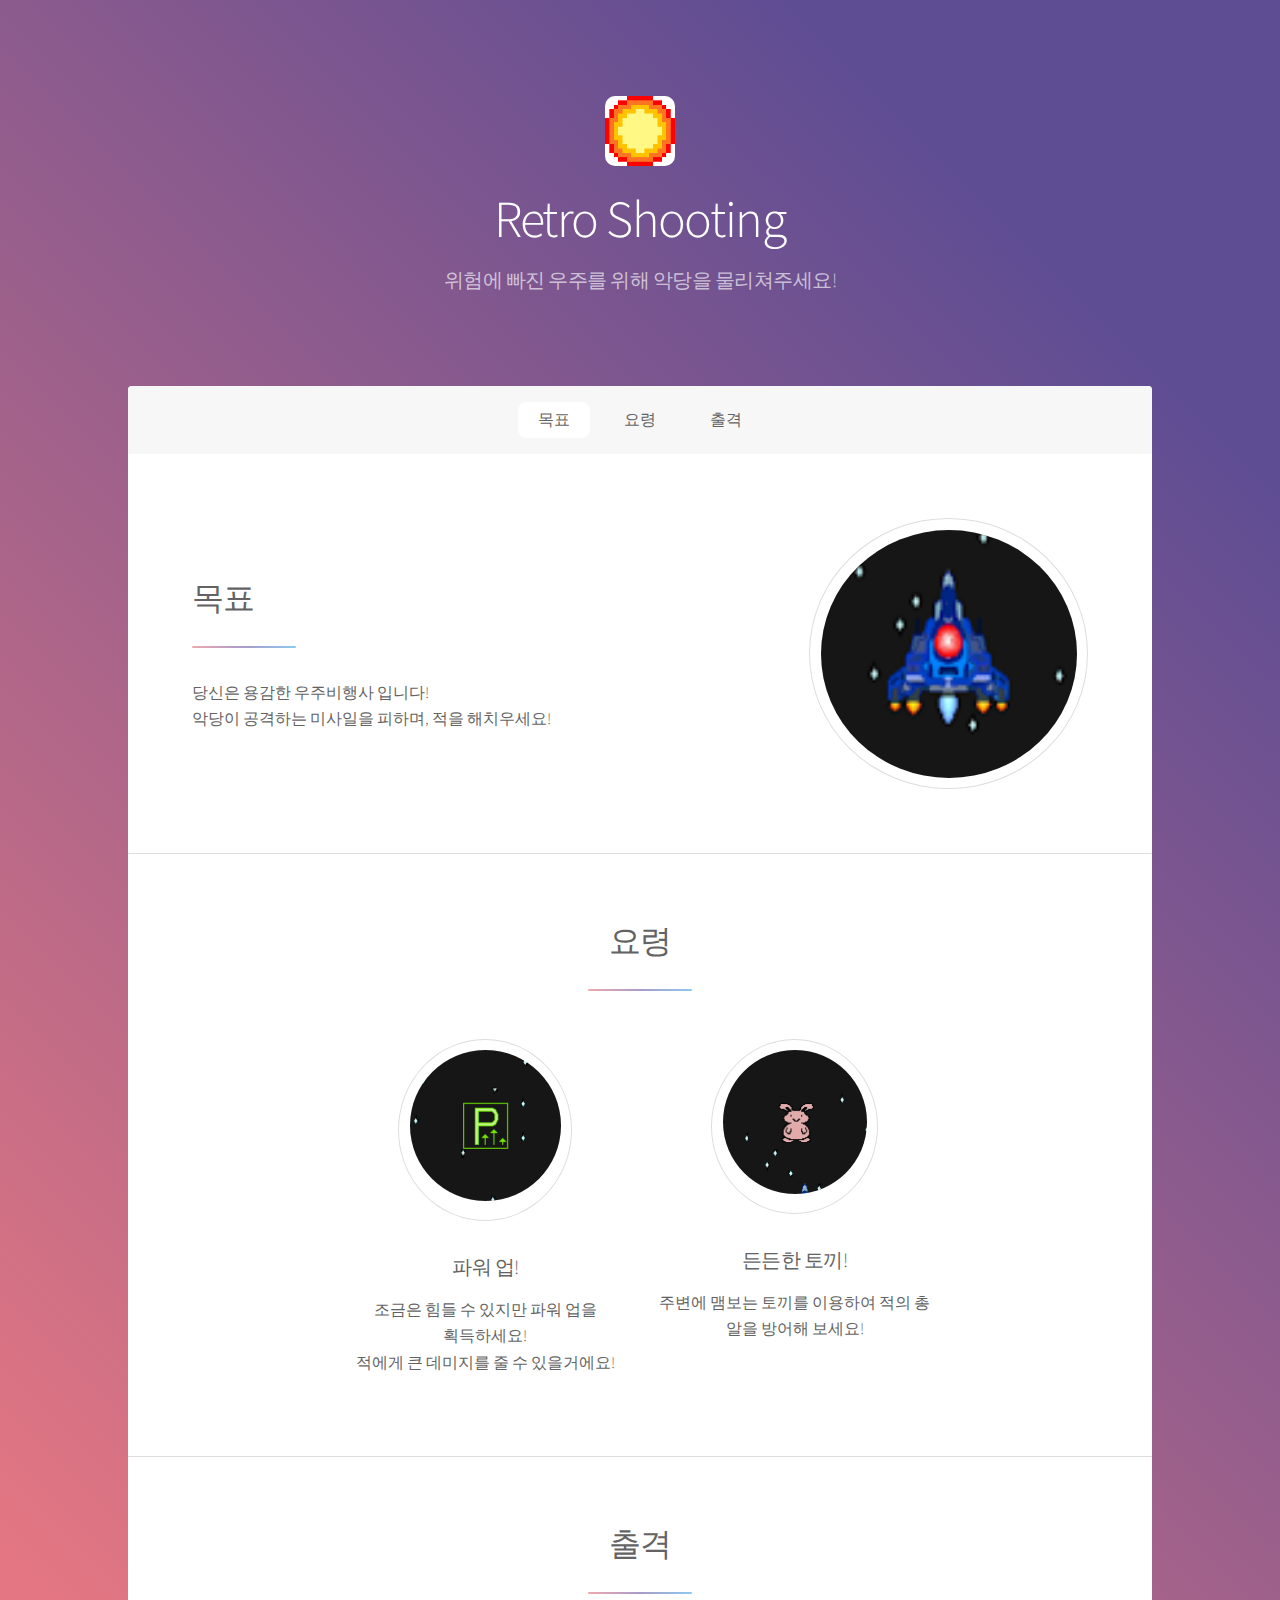
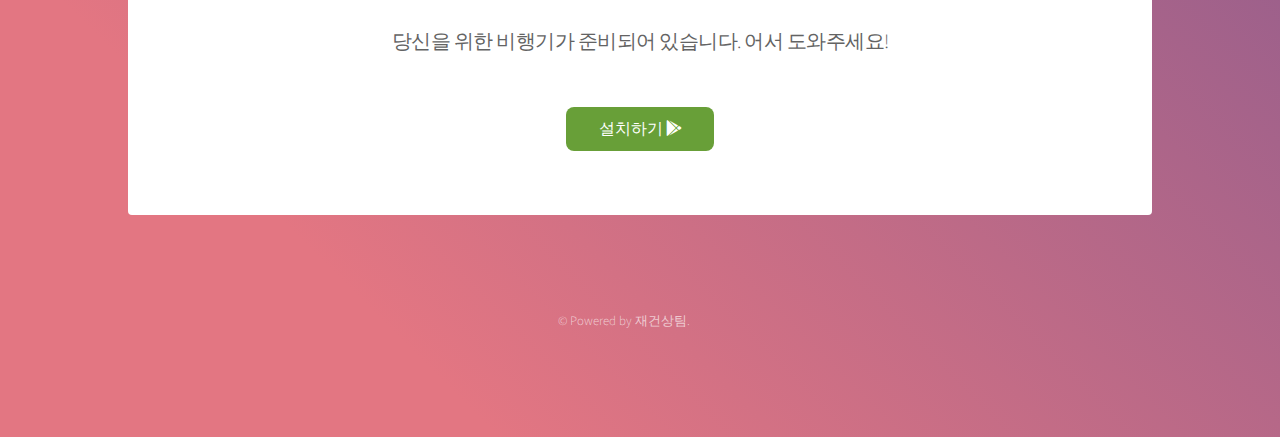
<file: index2.html>
<!DOCTYPE HTML>

<html>
	<head>
		<title>Retro Shooting</title>
		<meta charset="utf-8" />
		<meta name="viewport" content="width=device-width, initial-scale=1, user-scalable=no" />
    <link rel="icon" href="./images2/fa.PNG">
		<link rel="stylesheet" href="assets2/css/main.css" />
		<noscript><link rel="stylesheet" href="assets2/css/noscript.css" /></noscript>
	</head>
	<body class="is-preload" oncontextmenu="return false" onselectstart="return false" ondragstart="return false">

		<!-- Wrapper -->
			<div id="wrapper">

				<!-- Header -->
					<header id="header" class="alt">
						<span class="logo" ><img style="
border-radius: 10px;
-moz-border-radius: 10px;
-khtml-border-radius: 10px;
-webkit-border-radius: 10px
width: 70px; height: 70px;
"src="images2/logo.png" alt="" /></span>
						<h1>
Retro Shooting</h1>
						<p>위험에 빠진 우주를 위해 악당을 물리쳐주세요!</p>
					</header>

				<!-- Nav -->
					<nav id="nav">
						<ul>
							<li><a href="#intro" class="active">목표</a></li>
							<li><a href="#first">요령</a></li>
							<li><a href="#cta">출격</a></li>
						</ul>
					</nav>

				<!-- Main -->
					<div id="main">

						<!-- Introduction -->
							<section id="intro" class="main">
								<div class="spotlight">
									<div class="content">
										<header class="major">
											<h2>목표</h2>
										</header>
										<p>당신은 용감한 우주비행사 입니다!<br>악당이 공격하는 미사일을 피하며, 적을 해치우세요!</p>
										
									</div>
									<span class="image"><img src="images2/캡처.PNG" alt="" /></span>
								</div>
							</section>

						<!-- First Section -->
							<section id="first" class="main special">
								<header class="major">
									<h2>요령</h2>
								</header>
								<ul class="features">
									
									<li>
										<span class="icon major style3"><img src="images2/그림1.png" alt="" /></span>
										<h3>파워 업!</h3>
										<p>조금은 힘들 수 있지만 파워 업을 <br>획득하세요!<br>적에게 큰 데미지를 줄 수 있을거에요!</p>
									</li>
									<li>
										<span class="icon major style5"><img src="images2/그림2.png" alt="" /></span>
										<h3>든든한 토끼!</h3>
										<p>주변에 맴보는 토끼를 이용하여 적의 총알을 방어해 보세요!</p>
									</li>
								</ul>
								<footer class="major">
									
								</footer>
							</section>

						

						<!-- Get Started -->
							<section id="cta" class="main special">
								<header class="major">
									<h2>출격</h2>
									<p>당신을 위한 비행기가 준비되어 있습니다. 어서 도와주세요!</p>
								</header>
								<footer class="major">
									<ul class="actions special">
										<li><a href="https://apkpure.com/retro-shooting/com.DefaultCompany.RetroShooting" class="button primary">설치하기 <i class="fab fa-google-play"></i></a></li>
									</ul>
								</footer>
							</section>

					</div>

				<!-- Footer -->
					<footer id="footer">
						
						
						<p class="copyright">&copy; Powered by 재건상팀</a>.</p>
					</footer>

			</div>

		<!-- Scripts -->
			<script src="assets2/js/jquery.min.js"></script>
			<script src="assets2/js/jquery.scrollex.min.js"></script>
			<script src="assets2/js/jquery.scrolly.min.js"></script>
			<script src="assets2/js/browser.min.js"></script>
			<script src="assets2/js/breakpoints.min.js"></script>
			<script src="assets2/js/util.js"></script>
			<script src="assets2/js/main.js"></script>

	</body>
</html>
</file>
<file: assets2/css/noscript.css>
/*
	Stellar by HTML5 UP
	html5up.net | @ajlkn
	Free for personal and commercial use under the CCA 3.0 license (html5up.net/license)
*/

/* Header */

	body.is-preload #header.alt > * {
		opacity: 1;
	}

	body.is-preload #header.alt .logo {
		-moz-transform: none;
		-webkit-transform: none;
		-ms-transform: none;
		transform: none;
	}
</file>
<file: assets2/css/main.css>
@import url(fontawesome-all.min.css);
@import 'https://fonts.googleapis.com/css?family=Source+Sans+Pro:300,400';



html, body, div, span, applet, object,
iframe, h1, h2, h3, h4, h5, h6, p, blockquote,
pre, a, abbr, acronym, address, big, cite,
code, del, dfn, em, img, ins, kbd, q, s, samp,
small, strike, strong, sub, sup, tt, var, b,
u, i, center, dl, dt, dd, ol, ul, li, fieldset,
form, label, legend, table, caption, tbody,
tfoot, thead, tr, th, td, article, aside,
canvas, details, embed, figure, figcaption,
footer, header, hgroup, menu, nav, output, ruby,
section, summary, time, mark, audio, video {
	margin: 0;
	padding: 0;
	border: 0;
	font-size: 100%;
	font: inherit;
	vertical-align: baseline;}

article, aside, details, figcaption, figure,
footer, header, hgroup, menu, nav, section {
	display: block;}

body {
	line-height: 1;
}

ol, ul {
	list-style: none;
}

blockquote, q {
	quotes: none;
}

	blockquote:before, blockquote:after, q:before, q:after {
		content: '';
		content: none;
	}

table {
	border-collapse: collapse;
	border-spacing: 0;
}

body {
	-webkit-text-size-adjust: none;
}

mark {
	background-color: transparent;
	color: inherit;
}

input::-moz-focus-inner {
	border: 0;
	padding: 0;
}

input, select, textarea {
	-moz-appearance: none;
	-webkit-appearance: none;
	-ms-appearance: none;
	appearance: none;
}

/* Basic */

	@-ms-viewport {
		width: device-width;
	}

	body {
		-ms-overflow-style: scrollbar;
	}

	@media screen and (max-width: 480px) {

		html, body {
			min-width: 320px;
		}

	}

	html {
		box-sizing: border-box;
	}

	*, *:before, *:after {
		box-sizing: inherit;
	}

	body {
		background-color: #935d8c;
		background-image: -moz-linear-gradient(45deg, #e37682 15%, #5f4d93 85%);
		background-image: -webkit-linear-gradient(45deg, #e37682 15%, #5f4d93 85%);
		background-image:  -ms-linear-gradient(45deg, #e37682 15%, #5f4d93 85%);
		background-image:  linear-gradient(45deg, #e37682 15%, #5f4d93 85%);
	}

		body.is-preload *, body.is-preload *:before, body.is-preload *:after {
			-moz-animation: none !important;
			-webkit-animation: none !important;
			-ms-animation: none !important;
			animation: none !important;
			-moz-transition: none !important;
			-webkit-transition: none !important;
			-ms-transition: none !important;
			transition: none !important;
		}

/* Type */

	body {
		background-color: #935d8c;
		color: rgba(255, 255, 255, 0.65);
	}

	body, input, select, textarea {
		font-family: "Source Sans Pro", Helvetica, sans-serif;
		font-size: 17pt;
		font-weight: 300;
		line-height: 1.65;
	}

		@media screen and (max-width: 1680px) {

			body, input, select, textarea {
				font-size: 14pt;
			}

		}

		@media screen and (max-width: 1280px) {

			body, input, select, textarea {
				font-size: 12pt;
			}

		}

		@media screen and (max-width: 360px) {

			body, input, select, textarea {
				font-size: 11pt;
			}

		}

	a {
		-moz-transition: color 0.2s ease, border-bottom 0.2s ease;
		-webkit-transition: color 0.2s ease, border-bottom 0.2s ease;
		-ms-transition: color 0.2s ease, border-bottom 0.2s ease;
		transition: color 0.2s ease, border-bottom 0.2s ease;
		text-decoration: none;
		border-bottom: dotted 1px;
		color: inherit;
	}

		a:hover {
			border-bottom-color: transparent;
		}

	strong, b {
		font-weight: 400;
	}

	em, i {
		font-style: italic;
	}

	p {
		margin: 0 0 2em 0;
	}

		p.content {
			-moz-columns: 20em 2;
			-webkit-columns: 20em 2;
			-ms-columns: 20em 2;
			columns: 20em 2;
			-moz-column-gap: 2em;
			-webkit-column-gap: 2em;
			-ms-column-gap: 2em;
			column-gap: 2em;
			text-align: justify;
		}

	h1, h2, h3, h4, h5, h6 {
		font-weight: 300;
		line-height: 1.5;
		margin: 0 0 0.7em 0;
		letter-spacing: -0.025em;
	}

		h1 a, h2 a, h3 a, h4 a, h5 a, h6 a {
			color: inherit;
			text-decoration: none;
		}

	h1 {
		font-size: 2.5em;
		line-height: 1.2;
	}

	h2 {
		font-size: 1.5em;
	}

	h3 {
		font-size: 1.25em;
	}

	h4 {
		font-size: 1.1em;
	}

	h5 {
		font-size: 0.9em;
	}

	h6 {
		font-size: 0.7em;
	}

	@media screen and (max-width: 736px) {

		h1 {
			font-size: 2em;
		}

	}

	sub {
		font-size: 0.8em;
		position: relative;
		top: 0.5em;
	}

	sup {
		font-size: 0.8em;
		position: relative;
		top: -0.5em;
	}

	blockquote {
		border-left: solid 4px;
		font-style: italic;
		margin: 0 0 2em 0;
		padding: 0.5em 0 0.5em 2em;
	}

	code {
		border-radius: 8px;
		border: solid 1px;
		font-family: "Courier New", monospace;
		font-size: 0.9em;
		margin: 0 0.25em;
		padding: 0.25em 0.65em;
	}

	pre {
		-webkit-overflow-scrolling: touch;
		font-family: "Courier New", monospace;
		font-size: 0.9em;
		margin: 0 0 2em 0;
	}

		pre code {
			display: block;
			line-height: 1.75;
			padding: 1em 1.5em;
			overflow-x: auto;
		}

	hr {
		border: 0;
		border-bottom: solid 1px;
		margin: 2em 0;
	}

		hr.major {
			margin: 3em 0;
		}

	.align-left {
		text-align: left;
	}

	.align-center {
		text-align: center;
	}

	.align-right {
		text-align: right;
	}

	input, select, textarea {
		color: #ffffff;
	}

	a:hover {
		color: #ffffff;
	}

	strong, b {
		color: #ffffff;
	}

	h1, h2, h3, h4, h5, h6 {
		color: #ffffff;
	}

	blockquote {
		border-left-color: rgba(255, 255, 255, 0.35);
	}

	code {
		background: rgba(255, 255, 255, 0.075);
		border-color: rgba(255, 255, 255, 0.35);
	}

	hr {
		border-bottom-color: rgba(255, 255, 255, 0.35);
	}

/* Row */

	.row {
		display: flex;
		flex-wrap: wrap;
		box-sizing: border-box;
		align-items: stretch;
	}

		.row > * {
			box-sizing: border-box;
		}

		.row.gtr-uniform > * > :last-child {
			margin-bottom: 0;
		}

		.row.aln-left {
			justify-content: flex-start;
		}

		.row.aln-center {
			justify-content: center;
		}

		.row.aln-right {
			justify-content: flex-end;
		}

		.row.aln-top {
			align-items: flex-start;
		}

		.row.aln-middle {
			align-items: center;
		}

		.row.aln-bottom {
			align-items: flex-end;
		}

		.row > .imp {
			order: -1;
		}

		.row > .col-1 {
			width: 8.33333%;
		}

		.row > .off-1 {
			margin-left: 8.33333%;
		}

		.row > .col-2 {
			width: 16.66667%;
		}

		.row > .off-2 {
			margin-left: 16.66667%;
		}

		.row > .col-3 {
			width: 25%;
		}

		.row > .off-3 {
			margin-left: 25%;
		}

		.row > .col-4 {
			width: 33.33333%;
		}

		.row > .off-4 {
			margin-left: 33.33333%;
		}

		.row > .col-5 {
			width: 41.66667%;
		}

		.row > .off-5 {
			margin-left: 41.66667%;
		}

		.row > .col-6 {
			width: 50%;
		}

		.row > .off-6 {
			margin-left: 50%;
		}

		.row > .col-7 {
			width: 58.33333%;
		}

		.row > .off-7 {
			margin-left: 58.33333%;
		}

		.row > .col-8 {
			width: 66.66667%;
		}

		.row > .off-8 {
			margin-left: 66.66667%;
		}

		.row > .col-9 {
			width: 75%;
		}

		.row > .off-9 {
			margin-left: 75%;
		}

		.row > .col-10 {
			width: 83.33333%;
		}

		.row > .off-10 {
			margin-left: 83.33333%;
		}

		.row > .col-11 {
			width: 91.66667%;
		}

		.row > .off-11 {
			margin-left: 91.66667%;
		}

		.row > .col-12 {
			width: 100%;
		}

		.row > .off-12 {
			margin-left: 100%;
		}

		.row.gtr-0 {
			margin-top: 0;
			margin-left: 0em;
		}

			.row.gtr-0 > * {
				padding: 0 0 0 0em;
			}

			.row.gtr-0.gtr-uniform {
				margin-top: 0em;
			}

				.row.gtr-0.gtr-uniform > * {
					padding-top: 0em;
				}

		.row.gtr-25 {
			margin-top: 0;
			margin-left: -0.375em;
		}

			.row.gtr-25 > * {
				padding: 0 0 0 0.375em;
			}

			.row.gtr-25.gtr-uniform {
				margin-top: -0.375em;
			}

				.row.gtr-25.gtr-uniform > * {
					padding-top: 0.375em;
				}

		.row.gtr-50 {
			margin-top: 0;
			margin-left: -0.75em;
		}

			.row.gtr-50 > * {
				padding: 0 0 0 0.75em;
			}

			.row.gtr-50.gtr-uniform {
				margin-top: -0.75em;
			}

				.row.gtr-50.gtr-uniform > * {
					padding-top: 0.75em;
				}

		.row {
			margin-top: 0;
			margin-left: -1.5em;
		}

			.row > * {
				padding: 0 0 0 1.5em;
			}

			.row.gtr-uniform {
				margin-top: -1.5em;
			}

				.row.gtr-uniform > * {
					padding-top: 1.5em;
				}

		.row.gtr-150 {
			margin-top: 0;
			margin-left: -2.25em;
		}

			.row.gtr-150 > * {
				padding: 0 0 0 2.25em;
			}

			.row.gtr-150.gtr-uniform {
				margin-top: -2.25em;
			}

				.row.gtr-150.gtr-uniform > * {
					padding-top: 2.25em;
				}

		.row.gtr-200 {
			margin-top: 0;
			margin-left: -3em;
		}

			.row.gtr-200 > * {
				padding: 0 0 0 3em;
			}

			.row.gtr-200.gtr-uniform {
				margin-top: -3em;
			}

				.row.gtr-200.gtr-uniform > * {
					padding-top: 3em;
				}

		@media screen and (max-width: 1680px) {

			.row {
				display: flex;
				flex-wrap: wrap;
				box-sizing: border-box;
				align-items: stretch;
			}

				.row > * {
					box-sizing: border-box;
				}

				.row.gtr-uniform > * > :last-child {
					margin-bottom: 0;
				}

				.row.aln-left {
					justify-content: flex-start;
				}

				.row.aln-center {
					justify-content: center;
				}

				.row.aln-right {
					justify-content: flex-end;
				}

				.row.aln-top {
					align-items: flex-start;
				}

				.row.aln-middle {
					align-items: center;
				}

				.row.aln-bottom {
					align-items: flex-end;
				}

				.row > .imp-xlarge {
					order: -1;
				}

				.row > .col-1-xlarge {
					width: 8.33333%;
				}

				.row > .off-1-xlarge {
					margin-left: 8.33333%;
				}

				.row > .col-2-xlarge {
					width: 16.66667%;
				}

				.row > .off-2-xlarge {
					margin-left: 16.66667%;
				}

				.row > .col-3-xlarge {
					width: 25%;
				}

				.row > .off-3-xlarge {
					margin-left: 25%;
				}

				.row > .col-4-xlarge {
					width: 33.33333%;
				}

				.row > .off-4-xlarge {
					margin-left: 33.33333%;
				}

				.row > .col-5-xlarge {
					width: 41.66667%;
				}

				.row > .off-5-xlarge {
					margin-left: 41.66667%;
				}

				.row > .col-6-xlarge {
					width: 50%;
				}

				.row > .off-6-xlarge {
					margin-left: 50%;
				}

				.row > .col-7-xlarge {
					width: 58.33333%;
				}

				.row > .off-7-xlarge {
					margin-left: 58.33333%;
				}

				.row > .col-8-xlarge {
					width: 66.66667%;
				}

				.row > .off-8-xlarge {
					margin-left: 66.66667%;
				}

				.row > .col-9-xlarge {
					width: 75%;
				}

				.row > .off-9-xlarge {
					margin-left: 75%;
				}

				.row > .col-10-xlarge {
					width: 83.33333%;
				}

				.row > .off-10-xlarge {
					margin-left: 83.33333%;
				}

				.row > .col-11-xlarge {
					width: 91.66667%;
				}

				.row > .off-11-xlarge {
					margin-left: 91.66667%;
				}

				.row > .col-12-xlarge {
					width: 100%;
				}

				.row > .off-12-xlarge {
					margin-left: 100%;
				}

				.row.gtr-0 {
					margin-top: 0;
					margin-left: 0em;
				}

					.row.gtr-0 > * {
						padding: 0 0 0 0em;
					}

					.row.gtr-0.gtr-uniform {
						margin-top: 0em;
					}

						.row.gtr-0.gtr-uniform > * {
							padding-top: 0em;
						}

				.row.gtr-25 {
					margin-top: 0;
					margin-left: -0.375em;
				}

					.row.gtr-25 > * {
						padding: 0 0 0 0.375em;
					}

					.row.gtr-25.gtr-uniform {
						margin-top: -0.375em;
					}

						.row.gtr-25.gtr-uniform > * {
							padding-top: 0.375em;
						}

				.row.gtr-50 {
					margin-top: 0;
					margin-left: -0.75em;
				}

					.row.gtr-50 > * {
						padding: 0 0 0 0.75em;
					}

					.row.gtr-50.gtr-uniform {
						margin-top: -0.75em;
					}

						.row.gtr-50.gtr-uniform > * {
							padding-top: 0.75em;
						}

				.row {
					margin-top: 0;
					margin-left: -1.5em;
				}

					.row > * {
						padding: 0 0 0 1.5em;
					}

					.row.gtr-uniform {
						margin-top: -1.5em;
					}

						.row.gtr-uniform > * {
							padding-top: 1.5em;
						}

				.row.gtr-150 {
					margin-top: 0;
					margin-left: -2.25em;
				}

					.row.gtr-150 > * {
						padding: 0 0 0 2.25em;
					}

					.row.gtr-150.gtr-uniform {
						margin-top: -2.25em;
					}

						.row.gtr-150.gtr-uniform > * {
							padding-top: 2.25em;
						}

				.row.gtr-200 {
					margin-top: 0;
					margin-left: -3em;
				}

					.row.gtr-200 > * {
						padding: 0 0 0 3em;
					}

					.row.gtr-200.gtr-uniform {
						margin-top: -3em;
					}

						.row.gtr-200.gtr-uniform > * {
							padding-top: 3em;
						}

		}

		@media screen and (max-width: 1280px) {

			.row {
				display: flex;
				flex-wrap: wrap;
				box-sizing: border-box;
				align-items: stretch;
			}

				.row > * {
					box-sizing: border-box;
				}

				.row.gtr-uniform > * > :last-child {
					margin-bottom: 0;
				}

				.row.aln-left {
					justify-content: flex-start;
				}

				.row.aln-center {
					justify-content: center;
				}

				.row.aln-right {
					justify-content: flex-end;
				}

				.row.aln-top {
					align-items: flex-start;
				}

				.row.aln-middle {
					align-items: center;
				}

				.row.aln-bottom {
					align-items: flex-end;
				}

				.row > .imp-large {
					order: -1;
				}

				.row > .col-1-large {
					width: 8.33333%;
				}

				.row > .off-1-large {
					margin-left: 8.33333%;
				}

				.row > .col-2-large {
					width: 16.66667%;
				}

				.row > .off-2-large {
					margin-left: 16.66667%;
				}

				.row > .col-3-large {
					width: 25%;
				}

				.row > .off-3-large {
					margin-left: 25%;
				}

				.row > .col-4-large {
					width: 33.33333%;
				}

				.row > .off-4-large {
					margin-left: 33.33333%;
				}

				.row > .col-5-large {
					width: 41.66667%;
				}

				.row > .off-5-large {
					margin-left: 41.66667%;
				}

				.row > .col-6-large {
					width: 50%;
				}

				.row > .off-6-large {
					margin-left: 50%;
				}

				.row > .col-7-large {
					width: 58.33333%;
				}

				.row > .off-7-large {
					margin-left: 58.33333%;
				}

				.row > .col-8-large {
					width: 66.66667%;
				}

				.row > .off-8-large {
					margin-left: 66.66667%;
				}

				.row > .col-9-large {
					width: 75%;
				}

				.row > .off-9-large {
					margin-left: 75%;
				}

				.row > .col-10-large {
					width: 83.33333%;
				}

				.row > .off-10-large {
					margin-left: 83.33333%;
				}

				.row > .col-11-large {
					width: 91.66667%;
				}

				.row > .off-11-large {
					margin-left: 91.66667%;
				}

				.row > .col-12-large {
					width: 100%;
				}

				.row > .off-12-large {
					margin-left: 100%;
				}

				.row.gtr-0 {
					margin-top: 0;
					margin-left: 0em;
				}

					.row.gtr-0 > * {
						padding: 0 0 0 0em;
					}

					.row.gtr-0.gtr-uniform {
						margin-top: 0em;
					}

						.row.gtr-0.gtr-uniform > * {
							padding-top: 0em;
						}

				.row.gtr-25 {
					margin-top: 0;
					margin-left: -0.375em;
				}

					.row.gtr-25 > * {
						padding: 0 0 0 0.375em;
					}

					.row.gtr-25.gtr-uniform {
						margin-top: -0.375em;
					}

						.row.gtr-25.gtr-uniform > * {
							padding-top: 0.375em;
						}

				.row.gtr-50 {
					margin-top: 0;
					margin-left: -0.75em;
				}

					.row.gtr-50 > * {
						padding: 0 0 0 0.75em;
					}

					.row.gtr-50.gtr-uniform {
						margin-top: -0.75em;
					}

						.row.gtr-50.gtr-uniform > * {
							padding-top: 0.75em;
						}

				.row {
					margin-top: 0;
					margin-left: -1.5em;
				}

					.row > * {
						padding: 0 0 0 1.5em;
					}

					.row.gtr-uniform {
						margin-top: -1.5em;
					}

						.row.gtr-uniform > * {
							padding-top: 1.5em;
						}

				.row.gtr-150 {
					margin-top: 0;
					margin-left: -2.25em;
				}

					.row.gtr-150 > * {
						padding: 0 0 0 2.25em;
					}

					.row.gtr-150.gtr-uniform {
						margin-top: -2.25em;
					}

						.row.gtr-150.gtr-uniform > * {
							padding-top: 2.25em;
						}

				.row.gtr-200 {
					margin-top: 0;
					margin-left: -3em;
				}

					.row.gtr-200 > * {
						padding: 0 0 0 3em;
					}

					.row.gtr-200.gtr-uniform {
						margin-top: -3em;
					}

						.row.gtr-200.gtr-uniform > * {
							padding-top: 3em;
						}

		}

		@media screen and (max-width: 980px) {

			.row {
				display: flex;
				flex-wrap: wrap;
				box-sizing: border-box;
				align-items: stretch;
			}

				.row > * {
					box-sizing: border-box;
				}

				.row.gtr-uniform > * > :last-child {
					margin-bottom: 0;
				}

				.row.aln-left {
					justify-content: flex-start;
				}

				.row.aln-center {
					justify-content: center;
				}

				.row.aln-right {
					justify-content: flex-end;
				}

				.row.aln-top {
					align-items: flex-start;
				}

				.row.aln-middle {
					align-items: center;
				}

				.row.aln-bottom {
					align-items: flex-end;
				}

				.row > .imp-medium {
					order: -1;
				}

				.row > .col-1-medium {
					width: 8.33333%;
				}

				.row > .off-1-medium {
					margin-left: 8.33333%;
				}

				.row > .col-2-medium {
					width: 16.66667%;
				}

				.row > .off-2-medium {
					margin-left: 16.66667%;
				}

				.row > .col-3-medium {
					width: 25%;
				}

				.row > .off-3-medium {
					margin-left: 25%;
				}

				.row > .col-4-medium {
					width: 33.33333%;
				}

				.row > .off-4-medium {
					margin-left: 33.33333%;
				}

				.row > .col-5-medium {
					width: 41.66667%;
				}

				.row > .off-5-medium {
					margin-left: 41.66667%;
				}

				.row > .col-6-medium {
					width: 50%;
				}

				.row > .off-6-medium {
					margin-left: 50%;
				}

				.row > .col-7-medium {
					width: 58.33333%;
				}

				.row > .off-7-medium {
					margin-left: 58.33333%;
				}

				.row > .col-8-medium {
					width: 66.66667%;
				}

				.row > .off-8-medium {
					margin-left: 66.66667%;
				}

				.row > .col-9-medium {
					width: 75%;
				}

				.row > .off-9-medium {
					margin-left: 75%;
				}

				.row > .col-10-medium {
					width: 83.33333%;
				}

				.row > .off-10-medium {
					margin-left: 83.33333%;
				}

				.row > .col-11-medium {
					width: 91.66667%;
				}

				.row > .off-11-medium {
					margin-left: 91.66667%;
				}

				.row > .col-12-medium {
					width: 100%;
				}

				.row > .off-12-medium {
					margin-left: 100%;
				}

				.row.gtr-0 {
					margin-top: 0;
					margin-left: 0em;
				}

					.row.gtr-0 > * {
						padding: 0 0 0 0em;
					}

					.row.gtr-0.gtr-uniform {
						margin-top: 0em;
					}

						.row.gtr-0.gtr-uniform > * {
							padding-top: 0em;
						}

				.row.gtr-25 {
					margin-top: 0;
					margin-left: -0.375em;
				}

					.row.gtr-25 > * {
						padding: 0 0 0 0.375em;
					}

					.row.gtr-25.gtr-uniform {
						margin-top: -0.375em;
					}

						.row.gtr-25.gtr-uniform > * {
							padding-top: 0.375em;
						}

				.row.gtr-50 {
					margin-top: 0;
					margin-left: -0.75em;
				}

					.row.gtr-50 > * {
						padding: 0 0 0 0.75em;
					}

					.row.gtr-50.gtr-uniform {
						margin-top: -0.75em;
					}

						.row.gtr-50.gtr-uniform > * {
							padding-top: 0.75em;
						}

				.row {
					margin-top: 0;
					margin-left: -1.5em;
				}

					.row > * {
						padding: 0 0 0 1.5em;
					}

					.row.gtr-uniform {
						margin-top: -1.5em;
					}

						.row.gtr-uniform > * {
							padding-top: 1.5em;
						}

				.row.gtr-150 {
					margin-top: 0;
					margin-left: -2.25em;
				}

					.row.gtr-150 > * {
						padding: 0 0 0 2.25em;
					}

					.row.gtr-150.gtr-uniform {
						margin-top: -2.25em;
					}

						.row.gtr-150.gtr-uniform > * {
							padding-top: 2.25em;
						}

				.row.gtr-200 {
					margin-top: 0;
					margin-left: -3em;
				}

					.row.gtr-200 > * {
						padding: 0 0 0 3em;
					}

					.row.gtr-200.gtr-uniform {
						margin-top: -3em;
					}

						.row.gtr-200.gtr-uniform > * {
							padding-top: 3em;
						}

		}

		@media screen and (max-width: 736px) {

			.row {
				display: flex;
				flex-wrap: wrap;
				box-sizing: border-box;
				align-items: stretch;
			}

				.row > * {
					box-sizing: border-box;
				}

				.row.gtr-uniform > * > :last-child {
					margin-bottom: 0;
				}

				.row.aln-left {
					justify-content: flex-start;
				}

				.row.aln-center {
					justify-content: center;
				}

				.row.aln-right {
					justify-content: flex-end;
				}

				.row.aln-top {
					align-items: flex-start;
				}

				.row.aln-middle {
					align-items: center;
				}

				.row.aln-bottom {
					align-items: flex-end;
				}

				.row > .imp-small {
					order: -1;
				}

				.row > .col-1-small {
					width: 8.33333%;
				}

				.row > .off-1-small {
					margin-left: 8.33333%;
				}

				.row > .col-2-small {
					width: 16.66667%;
				}

				.row > .off-2-small {
					margin-left: 16.66667%;
				}

				.row > .col-3-small {
					width: 25%;
				}

				.row > .off-3-small {
					margin-left: 25%;
				}

				.row > .col-4-small {
					width: 33.33333%;
				}

				.row > .off-4-small {
					margin-left: 33.33333%;
				}

				.row > .col-5-small {
					width: 41.66667%;
				}

				.row > .off-5-small {
					margin-left: 41.66667%;
				}

				.row > .col-6-small {
					width: 50%;
				}

				.row > .off-6-small {
					margin-left: 50%;
				}

				.row > .col-7-small {
					width: 58.33333%;
				}

				.row > .off-7-small {
					margin-left: 58.33333%;
				}

				.row > .col-8-small {
					width: 66.66667%;
				}

				.row > .off-8-small {
					margin-left: 66.66667%;
				}

				.row > .col-9-small {
					width: 75%;
				}

				.row > .off-9-small {
					margin-left: 75%;
				}

				.row > .col-10-small {
					width: 83.33333%;
				}

				.row > .off-10-small {
					margin-left: 83.33333%;
				}

				.row > .col-11-small {
					width: 91.66667%;
				}

				.row > .off-11-small {
					margin-left: 91.66667%;
				}

				.row > .col-12-small {
					width: 100%;
				}

				.row > .off-12-small {
					margin-left: 100%;
				}

				.row.gtr-0 {
					margin-top: 0;
					margin-left: 0em;
				}

					.row.gtr-0 > * {
						padding: 0 0 0 0em;
					}

					.row.gtr-0.gtr-uniform {
						margin-top: 0em;
					}

						.row.gtr-0.gtr-uniform > * {
							padding-top: 0em;
						}

				.row.gtr-25 {
					margin-top: 0;
					margin-left: -0.25em;
				}

					.row.gtr-25 > * {
						padding: 0 0 0 0.25em;
					}

					.row.gtr-25.gtr-uniform {
						margin-top: -0.25em;
					}

						.row.gtr-25.gtr-uniform > * {
							padding-top: 0.25em;
						}

				.row.gtr-50 {
					margin-top: 0;
					margin-left: -0.5em;
				}

					.row.gtr-50 > * {
						padding: 0 0 0 0.5em;
					}

					.row.gtr-50.gtr-uniform {
						margin-top: -0.5em;
					}

						.row.gtr-50.gtr-uniform > * {
							padding-top: 0.5em;
						}

				.row {
					margin-top: 0;
					margin-left: -1em;
				}

					.row > * {
						padding: 0 0 0 1em;
					}

					.row.gtr-uniform {
						margin-top: -1em;
					}

						.row.gtr-uniform > * {
							padding-top: 1em;
						}

				.row.gtr-150 {
					margin-top: 0;
					margin-left: -1.5em;
				}

					.row.gtr-150 > * {
						padding: 0 0 0 1.5em;
					}

					.row.gtr-150.gtr-uniform {
						margin-top: -1.5em;
					}

						.row.gtr-150.gtr-uniform > * {
							padding-top: 1.5em;
						}

				.row.gtr-200 {
					margin-top: 0;
					margin-left: -2em;
				}

					.row.gtr-200 > * {
						padding: 0 0 0 2em;
					}

					.row.gtr-200.gtr-uniform {
						margin-top: -2em;
					}

						.row.gtr-200.gtr-uniform > * {
							padding-top: 2em;
						}

		}

		@media screen and (max-width: 480px) {

			.row {
				display: flex;
				flex-wrap: wrap;
				box-sizing: border-box;
				align-items: stretch;
			}

				.row > * {
					box-sizing: border-box;
				}

				.row.gtr-uniform > * > :last-child {
					margin-bottom: 0;
				}

				.row.aln-left {
					justify-content: flex-start;
				}

				.row.aln-center {
					justify-content: center;
				}

				.row.aln-right {
					justify-content: flex-end;
				}

				.row.aln-top {
					align-items: flex-start;
				}

				.row.aln-middle {
					align-items: center;
				}

				.row.aln-bottom {
					align-items: flex-end;
				}

				.row > .imp-xsmall {
					order: -1;
				}

				.row > .col-1-xsmall {
					width: 8.33333%;
				}

				.row > .off-1-xsmall {
					margin-left: 8.33333%;
				}

				.row > .col-2-xsmall {
					width: 16.66667%;
				}

				.row > .off-2-xsmall {
					margin-left: 16.66667%;
				}

				.row > .col-3-xsmall {
					width: 25%;
				}

				.row > .off-3-xsmall {
					margin-left: 25%;
				}

				.row > .col-4-xsmall {
					width: 33.33333%;
				}

				.row > .off-4-xsmall {
					margin-left: 33.33333%;
				}

				.row > .col-5-xsmall {
					width: 41.66667%;
				}

				.row > .off-5-xsmall {
					margin-left: 41.66667%;
				}

				.row > .col-6-xsmall {
					width: 50%;
				}

				.row > .off-6-xsmall {
					margin-left: 50%;
				}

				.row > .col-7-xsmall {
					width: 58.33333%;
				}

				.row > .off-7-xsmall {
					margin-left: 58.33333%;
				}

				.row > .col-8-xsmall {
					width: 66.66667%;
				}

				.row > .off-8-xsmall {
					margin-left: 66.66667%;
				}

				.row > .col-9-xsmall {
					width: 75%;
				}

				.row > .off-9-xsmall {
					margin-left: 75%;
				}

				.row > .col-10-xsmall {
					width: 83.33333%;
				}

				.row > .off-10-xsmall {
					margin-left: 83.33333%;
				}

				.row > .col-11-xsmall {
					width: 91.66667%;
				}

				.row > .off-11-xsmall {
					margin-left: 91.66667%;
				}

				.row > .col-12-xsmall {
					width: 100%;
				}

				.row > .off-12-xsmall {
					margin-left: 100%;
				}

				.row.gtr-0 {
					margin-top: 0;
					margin-left: 0em;
				}

					.row.gtr-0 > * {
						padding: 0 0 0 0em;
					}

					.row.gtr-0.gtr-uniform {
						margin-top: 0em;
					}

						.row.gtr-0.gtr-uniform > * {
							padding-top: 0em;
						}

				.row.gtr-25 {
					margin-top: 0;
					margin-left: -0.3125em;
				}

					.row.gtr-25 > * {
						padding: 0 0 0 0.3125em;
					}

					.row.gtr-25.gtr-uniform {
						margin-top: -0.3125em;
					}

						.row.gtr-25.gtr-uniform > * {
							padding-top: 0.3125em;
						}

				.row.gtr-50 {
					margin-top: 0;
					margin-left: -0.625em;
				}

					.row.gtr-50 > * {
						padding: 0 0 0 0.625em;
					}

					.row.gtr-50.gtr-uniform {
						margin-top: -0.625em;
					}

						.row.gtr-50.gtr-uniform > * {
							padding-top: 0.625em;
						}

				.row {
					margin-top: 0;
					margin-left: -1.25em;
				}

					.row > * {
						padding: 0 0 0 1.25em;
					}

					.row.gtr-uniform {
						margin-top: -1.25em;
					}

						.row.gtr-uniform > * {
							padding-top: 1.25em;
						}

				.row.gtr-150 {
					margin-top: 0;
					margin-left: -1.875em;
				}

					.row.gtr-150 > * {
						padding: 0 0 0 1.875em;
					}

					.row.gtr-150.gtr-uniform {
						margin-top: -1.875em;
					}

						.row.gtr-150.gtr-uniform > * {
							padding-top: 1.875em;
						}

				.row.gtr-200 {
					margin-top: 0;
					margin-left: -2.5em;
				}

					.row.gtr-200 > * {
						padding: 0 0 0 2.5em;
					}

					.row.gtr-200.gtr-uniform {
						margin-top: -2.5em;
					}

						.row.gtr-200.gtr-uniform > * {
							padding-top: 2.5em;
						}

		}

/* Box */

	.box {
		border-radius: 8px;
		border: solid;
		margin-bottom: 2em;
		padding: 1.5em;
	}

		.box > :last-child,
		.box > :last-child > :last-child,
		.box > :last-child > :last-child > :last-child {
			margin-bottom: 0;
		}

		.box.alt {
			border: 0;
			border-radius: 0;
			padding: 0;
		}

	.box {
		border-color: rgba(255, 255, 255, 0.35);
	}

/* Button */

	input[type="submit"],
	input[type="reset"],
	input[type="button"],
	button,
	.button {
		-moz-appearance: none;
		-webkit-appearance: none;
		-ms-appearance: none;
		appearance: none;
		-moz-transition: background-color 0.2s ease-in-out, color 0.2s ease-in-out;
		-webkit-transition: background-color 0.2s ease-in-out, color 0.2s ease-in-out;
		-ms-transition: background-color 0.2s ease-in-out, color 0.2s ease-in-out;
		transition: background-color 0.2s ease-in-out, color 0.2s ease-in-out;
		border-radius: 8px;
		border: 0;
		cursor: pointer;
		display: inline-block;
		font-weight: 300;
		height: 2.75em;
		line-height: 2.75em;
		min-width: 9.25em;
		padding: 0 1.5em;
		text-align: center;
		text-decoration: none;
		white-space: nowrap;
	}

		input[type="submit"].icon,
		input[type="reset"].icon,
		input[type="button"].icon,
		button.icon,
		.button.icon {
			padding-left: 1.35em;
		}

			input[type="submit"].icon:before,
			input[type="reset"].icon:before,
			input[type="button"].icon:before,
			button.icon:before,
			.button.icon:before {
				margin-right: 0.5em;
			}

		input[type="submit"].fit,
		input[type="reset"].fit,
		input[type="button"].fit,
		button.fit,
		.button.fit {
			width: 100%;
		}

		input[type="submit"].small,
		input[type="reset"].small,
		input[type="button"].small,
		button.small,
		.button.small {
			font-size: 0.8em;
		}

		input[type="submit"].large,
		input[type="reset"].large,
		input[type="button"].large,
		button.large,
		.button.large {
			font-size: 1.35em;
		}

		input[type="submit"].disabled, input[type="submit"]:disabled,
		input[type="reset"].disabled,
		input[type="reset"]:disabled,
		input[type="button"].disabled,
		input[type="button"]:disabled,
		button.disabled,
		button:disabled,
		.button.disabled,
		.button:disabled {
			pointer-events: none;
			opacity: 0.25;
		}

		@media screen and (max-width: 736px) {

			input[type="submit"],
			input[type="reset"],
			input[type="button"],
			button,
			.button {
				min-width: 0;
			}

		}

	input[type="submit"],
	input[type="reset"],
	input[type="button"],
	button,
	.button {
		background-color: transparent;
		box-shadow: inset 0 0 0 1px rgba(255, 255, 255, 0.35);
		color: #ffffff !important;
	}

		input[type="submit"]:hover,
		input[type="reset"]:hover,
		input[type="button"]:hover,
		button:hover,
		.button:hover {
			background-color: rgba(255, 255, 255, 0.075);
		}

		input[type="submit"]:active,
		input[type="reset"]:active,
		input[type="button"]:active,
		button:active,
		.button:active {
			background-color: rgba(255, 255, 255, 0.2);
		}

		input[type="submit"].icon:before,
		input[type="reset"].icon:before,
		input[type="button"].icon:before,
		button.icon:before,
		.button.icon:before {
			color: rgba(255, 255, 255, 0.5);
		}

		input[type="submit"].primary,
		input[type="reset"].primary,
		input[type="button"].primary,
		button.primary,
		.button.primary {
			background-color: #8cc9f0;
			color: #ffffff !important;
			box-shadow: none;
		}

			input[type="submit"].primary:hover,
			input[type="reset"].primary:hover,
			input[type="button"].primary:hover,
			button.primary:hover,
			.button.primary:hover {
				background-color: #9acff2;
			}

			input[type="submit"].primary:active,
			input[type="reset"].primary:active,
			input[type="button"].primary:active,
			button.primary:active,
			.button.primary:active {
				background-color: #7ec3ee;
			}

			input[type="submit"].primary.icon:before,
			input[type="reset"].primary.icon:before,
			input[type="button"].primary.icon:before,
			button.primary.icon:before,
			.button.primary.icon:before {
				color: #ffffff !important;
			}

/* Form */

	form {
		margin: 0 0 2em 0;
	}

	label {
		display: block;
		font-size: 0.9em;
		font-weight: 400;
		margin: 0 0 1em 0;
	}

	input[type="text"],
	input[type="password"],
	input[type="email"],
	select,
	textarea {
		-moz-appearance: none;
		-webkit-appearance: none;
		-ms-appearance: none;
		appearance: none;
		border-radius: 8px;
		border: solid 1px;
		color: inherit;
		display: block;
		outline: 0;
		padding: 0 1em;
		text-decoration: none;
		width: 100%;
	}

		input[type="text"]:invalid,
		input[type="password"]:invalid,
		input[type="email"]:invalid,
		select:invalid,
		textarea:invalid {
			box-shadow: none;
		}

	select {
		background-size: 1.25rem;
		background-repeat: no-repeat;
		background-position: calc(100% - 1rem) center;
		height: 2.75em;
		padding-right: 2.75em;
		text-overflow: ellipsis;
	}

		select:focus::-ms-value {
			background-color: transparent;
		}

		select::-ms-expand {
			display: none;
		}

	input[type="text"],
	input[type="password"],
	input[type="email"],
	select {
		height: 2.75em;
	}

	textarea {
		padding: 0.75em 1em;
	}

	input[type="checkbox"],
	input[type="radio"] {
		-moz-appearance: none;
		-webkit-appearance: none;
		-ms-appearance: none;
		appearance: none;
		display: block;
		float: left;
		margin-right: -2em;
		opacity: 0;
		width: 1em;
		z-index: -1;
	}

		input[type="checkbox"] + label,
		input[type="radio"] + label {
			text-decoration: none;
			cursor: pointer;
			display: inline-block;
			font-size: 1em;
			font-weight: 300;
			padding-left: 2.4em;
			padding-right: 0.75em;
			position: relative;
		}

			input[type="checkbox"] + label:before,
			input[type="radio"] + label:before {
				-moz-osx-font-smoothing: grayscale;
				-webkit-font-smoothing: antialiased;
				display: inline-block;
				font-style: normal;
				font-variant: normal;
				text-rendering: auto;
				line-height: 1;
				text-transform: none !important;
				font-family: 'Font Awesome 5 Free';
				font-weight: 900;
			}

			input[type="checkbox"] + label:before,
			input[type="radio"] + label:before {
				border-radius: 8px;
				border: solid 1px;
				content: '';
				display: inline-block;
				font-size: 0.8em;
				height: 2.0625em;
				left: 0;
				line-height: 2.0625em;
				position: absolute;
				text-align: center;
				top: 0;
				width: 2.0625em;
			}

		input[type="checkbox"]:checked + label:before,
		input[type="radio"]:checked + label:before {
			content: '\f00c';
		}

	input[type="checkbox"] + label:before {
		border-radius: 8px;
	}

	input[type="radio"] + label:before {
		border-radius: 100%;
	}

	::-webkit-input-placeholder {
		opacity: 1.0;
	}

	:-moz-placeholder {
		opacity: 1.0;
	}

	::-moz-placeholder {
		opacity: 1.0;
	}

	:-ms-input-placeholder {
		opacity: 1.0;
	}

	label {
		color: #ffffff;
	}

	input[type="text"],
	input[type="password"],
	input[type="email"],
	select,
	textarea {
		background-color: rgba(255, 255, 255, 0.075);
		border-color: rgba(255, 255, 255, 0.35);
	}

		input[type="text"]:focus,
		input[type="password"]:focus,
		input[type="email"]:focus,
		select:focus,
		textarea:focus {
			border-color: #8cc9f0;
			box-shadow: 0 0 0 1px #8cc9f0;
		}

	select {
		background-image: url("data:image/svg+xml;charset=utf8,%3Csvg xmlns='http://www.w3.org/2000/svg' width='40' height='40' preserveAspectRatio='none' viewBox='0 0 40 40'%3E%3Cpath d='M9.4,12.3l10.4,10.4l10.4-10.4c0.2-0.2,0.5-0.4,0.9-0.4c0.3,0,0.6,0.1,0.9,0.4l3.3,3.3c0.2,0.2,0.4,0.5,0.4,0.9 c0,0.4-0.1,0.6-0.4,0.9L20.7,31.9c-0.2,0.2-0.5,0.4-0.9,0.4c-0.3,0-0.6-0.1-0.9-0.4L4.3,17.3c-0.2-0.2-0.4-0.5-0.4-0.9 c0-0.4,0.1-0.6,0.4-0.9l3.3-3.3c0.2-0.2,0.5-0.4,0.9-0.4S9.1,12.1,9.4,12.3z' fill='rgba(255, 255, 255, 0.35)' /%3E%3C/svg%3E");
	}

		select option {
			color: #ffffff;
			background: #935d8c;
		}

	input[type="checkbox"] + label,
	input[type="radio"] + label {
		color: rgba(255, 255, 255, 0.65);
	}

		input[type="checkbox"] + label:before,
		input[type="radio"] + label:before {
			background: rgba(255, 255, 255, 0.075);
			border-color: rgba(255, 255, 255, 0.35);
		}

	input[type="checkbox"]:checked + label:before,
	input[type="radio"]:checked + label:before {
		background-color: #ffffff;
		border-color: #ffffff;
		color: #935d8c;
	}

	input[type="checkbox"]:focus + label:before,
	input[type="radio"]:focus + label:before {
		border-color: #8cc9f0;
		box-shadow: 0 0 0 1px #8cc9f0;
	}

	::-webkit-input-placeholder {
		color: rgba(255, 255, 255, 0.5) !important;
	}

	:-moz-placeholder {
		color: rgba(255, 255, 255, 0.5) !important;
	}

	::-moz-placeholder {
		color: rgba(255, 255, 255, 0.5) !important;
	}

	:-ms-input-placeholder {
		color: rgba(255, 255, 255, 0.5) !important;
	}

	.formerize-placeholder {
		color: rgba(255, 255, 255, 0.5) !important;
	}

/* Icon */

	.icon {
		text-decoration: none;
		-moz-transition: background-color 0.2s ease-in-out, color 0.2s ease-in-out;
		-webkit-transition: background-color 0.2s ease-in-out, color 0.2s ease-in-out;
		-ms-transition: background-color 0.2s ease-in-out, color 0.2s ease-in-out;
		transition: background-color 0.2s ease-in-out, color 0.2s ease-in-out;
		border-bottom: none;
		position: relative;
	}

		.icon:before {
			-moz-osx-font-smoothing: grayscale;
			-webkit-font-smoothing: antialiased;
			display: inline-block;
			font-style: normal;
			font-variant: normal;
			text-rendering: auto;
			line-height: 1;
			text-transform: none !important;
			font-family: 'Font Awesome 5 Free';
			font-weight: 400;
		}

		.icon > .label {
			display: none;
		}

		.icon:before {
			line-height: solid;
		}

		.icon.solid:before {
			font-weight: 900;
		}

		.icon.brands:before {
			font-family: 'Font Awesome 5 Brands';
		}

		.icon.major {
			border: solid 1px;
			display: inline-block;
			border-radius: 100%;
			padding: 0.65em;
			margin: 0 0 2em 0;
			cursor: default;
		}

			.icon.major:before {
				display: inline-block;
				font-size: 6.25rem;
				width: 2.25em;
				height: 2.25em;
				line-height: 2.2em;
				border-radius: 100%;
				border: solid 1px;
				text-align: center;
			}

		.icon.alt {
			display: inline-block;
			border: solid 1px;
			border-radius: 100%;
		}

			.icon.alt:before {
				display: block;
				font-size: 1.25em;
				width: 2em;
				height: 2em;
				text-align: center;
				line-height: 2em;
			}

		.icon.style1 {
			color: #efa8b0;
		}

		.icon.style2 {
			color: #c79cc8;
		}

		.icon.style3 {
			color: #a89cc8;
		}

		.icon.style4 {
			color: #9bb2e1;
		}

		.icon.style5 {
			color: #8cc9f0;
		}

		@media screen and (max-width: 1680px) {

			.icon.major:before {
				font-size: 5.5rem;
			}

		}

		@media screen and (max-width: 1280px) {

			.icon.major:before {
				font-size: 4.75rem;
			}

		}

		@media screen and (max-width: 736px) {

			.icon.major {
				margin: 0 0 1.5em 0;
				padding: 0.35em;
			}

				.icon.major:before {
					font-size: 3.5rem;
				}

		}

	.icon.major {
		border-color: rgba(255, 255, 255, 0.35);
	}

		.icon.major:before {
			border-color: rgba(255, 255, 255, 0.35);
		}

	.icon.alt {
		border-color: rgba(255, 255, 255, 0.35);
		color: #ffffff;
	}

		.icon.alt:hover {
			background-color: rgba(255, 255, 255, 0.075);
		}

		.icon.alt:active {
			background-color: rgba(255, 255, 255, 0.2);
		}

/* Image */

	.image {
		border-radius: 8px;
		border: 0;
		display: inline-block;
		position: relative;
	}

		.image img {
			border-radius: 8px;
			display: block;
		}

		.image.left, .image.right {
			max-width: 40%;
		}

			.image.left img, .image.right img {
				width: 100%;
			}

		.image.left {
			float: left;
			margin: 0 1.5em 1em 0;
			top: 0.25em;
		}

		.image.right {
			float: right;
			margin: 0 0 1em 1.5em;
			top: 0.25em;
		}

		.image.fit {
			display: block;
			margin: 0 0 2em 0;
			width: 100%;
		}

			.image.fit img {
				width: 100%;
			}

		.image.main {
			display: block;
			margin: 0 0 3em 0;
			width: 100%;
		}

			.image.main img {
				width: 100%;
			}

/* List */

	ol {
		list-style: decimal;
		margin: 0 0 2em 0;
		padding-left: 1.25em;
	}

		ol li {
			padding-left: 0.25em;
		}

	ul {
		list-style: disc;
		margin: 0 0 2em 0;
		padding-left: 1em;
	}

		ul li {
			padding-left: 0.5em;
		}

		ul.alt {
			list-style: none;
			padding-left: 0;
		}

			ul.alt li {
				border-top: solid 1px;
				padding: 0.5em 0;
			}

				ul.alt li:first-child {
					border-top: 0;
					padding-top: 0;
				}

	dl {
		margin: 0 0 2em 0;
	}

		dl dt {
			display: block;
			font-weight: 400;
			margin: 0 0 1em 0;
		}

		dl dd {
			margin-left: 2em;
		}

		dl.alt dt {
			display: block;
			width: 3em;
			margin: 0;
			clear: left;
			float: left;
		}

		dl.alt dd {
			margin: 0 0 0.85em 5.5em;
		}

		dl.alt:after {
			content: '';
			display: block;
			clear: both;
		}

	ul.alt li {
		border-top-color: rgba(255, 255, 255, 0.35);
	}

	dl dt {
		color: #ffffff;
	}

/* Actions */

	ul.actions {
		display: -moz-flex;
		display: -webkit-flex;
		display: -ms-flex;
		display: flex;
		cursor: default;
		list-style: none;
		margin-left: -1em;
		padding-left: 0;
	}

		ul.actions li {
			padding: 0 0 0 1em;
			vertical-align: middle;
		}

		ul.actions.special {
			-moz-justify-content: center;
			-webkit-justify-content: center;
			-ms-justify-content: center;
			justify-content: center;
			width: 100%;
			margin-left: 0;
		}

			ul.actions.special li:first-child {
				padding-left: 0;
			}

		ul.actions.stacked {
			-moz-flex-direction: column;
			-webkit-flex-direction: column;
			-ms-flex-direction: column;
			flex-direction: column;
			margin-left: 0;
		}

			ul.actions.stacked li {
				padding: 1.3em 0 0 0;
			}

				ul.actions.stacked li:first-child {
					padding-top: 0;
				}

		ul.actions.fit {
			width: calc(100% + 1em);
		}

			ul.actions.fit li {
				-moz-flex-grow: 1;
				-webkit-flex-grow: 1;
				-ms-flex-grow: 1;
				flex-grow: 1;
				-moz-flex-shrink: 1;
				-webkit-flex-shrink: 1;
				-ms-flex-shrink: 1;
				flex-shrink: 1;
				width: 100%;
			}

				ul.actions.fit li > * {
					width: 100%;
				}

			ul.actions.fit.stacked {
				width: 100%;
			}

		@media screen and (max-width: 480px) {

			ul.actions:not(.fixed) {
				-moz-flex-direction: column;
				-webkit-flex-direction: column;
				-ms-flex-direction: column;
				flex-direction: column;
				margin-left: 0;
				width: 100% !important;
			}

				ul.actions:not(.fixed) li {
					-moz-flex-grow: 1;
					-webkit-flex-grow: 1;
					-ms-flex-grow: 1;
					flex-grow: 1;
					-moz-flex-shrink: 1;
					-webkit-flex-shrink: 1;
					-ms-flex-shrink: 1;
					flex-shrink: 1;
					padding: 1em 0 0 0;
					text-align: center;
					width: 100%;
				}

					ul.actions:not(.fixed) li > * {
						width: 100%;
					}

					ul.actions:not(.fixed) li:first-child {
						padding-top: 0;
					}

					ul.actions:not(.fixed) li input[type="submit"],
					ul.actions:not(.fixed) li input[type="reset"],
					ul.actions:not(.fixed) li input[type="button"],
					ul.actions:not(.fixed) li button,
					ul.actions:not(.fixed) li .button {
						width: 100%;
					}

						ul.actions:not(.fixed) li input[type="submit"].icon:before,
						ul.actions:not(.fixed) li input[type="reset"].icon:before,
						ul.actions:not(.fixed) li input[type="button"].icon:before,
						ul.actions:not(.fixed) li button.icon:before,
						ul.actions:not(.fixed) li .button.icon:before {
							margin-left: -0.5rem;
						}

		}

/* Icons */

	ul.icons {
		cursor: default;
		list-style: none;
		padding-left: 0;
	}

		ul.icons li {
			display: inline-block;
			padding: 0 0.65em 0 0;
		}

			ul.icons li:last-child {
				padding-right: 0 !important;
			}

/* Section/Article */

	section.special, article.special {
		text-align: center;
	}

	header.major {
		margin-bottom: 3em;
	}

		header.major h2 {
			font-size: 2em;
		}

			header.major h2:after {
				display: block;
				content: '';
				width: 3.25em;
				height: 2px;
				margin: 0.7em 0 1em 0;
				border-radius: 2px;
			}

				section.special header.major h2:after, article.special header.major h2:after {
					margin-left: auto;
					margin-right: auto;
				}

		header.major p {
			font-size: 1.25em;
			letter-spacing: -0.025em;
		}

		header.major.special {
			text-align: center;
		}

			header.major.special h2:after {
				margin-left: auto;
				margin-right: auto;
			}

	footer.major {
		margin-top: 3em;
	}

	@media screen and (max-width: 736px) {

		header.major {
			margin-bottom: 0;
		}

			header.major h2 {
				font-size: 1.5em;
			}

			header.major p {
				font-size: 1em;
				letter-spacing: 0;
			}

				header.major p br {
					display: none;
				}

		footer.major {
			margin-top: 0;
		}

	}

	header.major h2:after {
		background-color: rgba(255, 255, 255, 0.35);
	}

/* Table */

	.table-wrapper {
		-webkit-overflow-scrolling: touch;
		overflow-x: auto;
	}

	table {
		margin: 0 0 2em 0;
		width: 100%;
	}

		table tbody tr {
			border: solid 1px;
			border-left: 0;
			border-right: 0;
		}

		table td {
			padding: 0.75em 0.75em;
		}

		table th {
			font-size: 0.9em;
			font-weight: 400;
			padding: 0 0.75em 0.75em 0.75em;
			text-align: left;
		}

		table thead {
			border-bottom: solid 2px;
		}

		table tfoot {
			border-top: solid 2px;
		}

		table.alt {
			border-collapse: separate;
		}

			table.alt tbody tr td {
				border: solid 1px;
				border-left-width: 0;
				border-top-width: 0;
			}

				table.alt tbody tr td:first-child {
					border-left-width: 1px;
				}

			table.alt tbody tr:first-child td {
				border-top-width: 1px;
			}

			table.alt thead {
				border-bottom: 0;
			}

			table.alt tfoot {
				border-top: 0;
			}

	table tbody tr {
		border-color: rgba(255, 255, 255, 0.35);
	}

		table tbody tr:nth-child(2n + 1) {
			background-color: rgba(255, 255, 255, 0.075);
		}

	table th {
		color: #ffffff;
	}

	table thead {
		border-bottom-color: rgba(255, 255, 255, 0.35);
	}

	table tfoot {
		border-top-color: rgba(255, 255, 255, 0.35);
	}

	table.alt tbody tr td {
		border-color: rgba(255, 255, 255, 0.35);
	}

/* Features */

	.features {
		display: -moz-flex;
		display: -webkit-flex;
		display: -ms-flex;
		display: flex;
		-moz-flex-wrap: wrap;
		-webkit-flex-wrap: wrap;
		-ms-flex-wrap: wrap;
		flex-wrap: wrap;
		-moz-justify-content: center;
		-webkit-justify-content: center;
		-ms-justify-content: center;
		justify-content: center;
		width: calc(100% + 2em);
		margin: 0 0 3em -2em;
		padding: 0;
		list-style: none;
	}

		.features li {
			width: calc(33.33333% - 2em);
			margin-left: 2em;
			margin-top: 3em;
			padding: 0;
		}

			.features li:nth-child(1), .features li:nth-child(2), .features li:nth-child(3) {
				margin-top: 0;
			}

			.features li > :last-child {
				margin-bottom: 0;
			}

		@media screen and (max-width: 980px) {

			.features li {
				width: calc(50% - 2em);
			}

				.features li:nth-child(3) {
					margin-top: 3em;
				}

		}

		@media screen and (max-width: 736px) {

			.features {
				width: 100%;
				margin: 0 0 2em 0;
			}

				.features li {
					width: 100%;
					margin-left: 0;
					margin-top: 2em;
				}

					.features li:nth-child(2), .features li:nth-child(3) {
						margin-top: 2em;
					}

		}

/* Statistics */

	.statistics {
		display: -moz-flex;
		display: -webkit-flex;
		display: -ms-flex;
		display: flex;
		width: 100%;
		margin: 0 0 3em 0;
		padding: 0;
		list-style: none;
		cursor: default;
	}

		.statistics li {
			-moz-flex: 1;
			-webkit-flex: 1;
			-ms-flex: 1;
			flex: 1;
			padding: 1.5em;
			color: #ffffff;
			text-align: center;
		}

			.statistics li.style1 {
				background-color: #efa8b0;
			}

			.statistics li.style2 {
				background-color: #c79cc8;
			}

			.statistics li.style3 {
				background-color: #a89cc8;
			}

			.statistics li.style4 {
				background-color: #9bb2e1;
			}

			.statistics li.style5 {
				background-color: #8cc9f0;
			}

			.statistics li strong, .statistics li b {
				display: block;
				font-size: 2em;
				line-height: 1.1;
				color: inherit !important;
				font-weight: 300;
				letter-spacing: -0.025em;
			}

			.statistics li:first-child {
				border-top-left-radius: 8px;
				border-bottom-left-radius: 8px;
			}

			.statistics li:last-child {
				border-top-right-radius: 8px;
				border-bottom-right-radius: 8px;
			}

			.statistics li .icon {
				display: inline-block;
			}

				.statistics li .icon:before {
					font-size: 2.75rem;
					line-height: 1.3;
				}

		@media screen and (max-width: 980px) {

			.statistics li strong, .statistics li b {
				font-size: 1.5em;
			}

		}

		@media screen and (max-width: 736px) {

			.statistics {
				display: block;
				width: 20em;
				max-width: 100%;
				margin: 0 auto 2em auto;
			}

				.statistics li:first-child {
					border-bottom-left-radius: 0;
					border-top-right-radius: 8px;
				}

				.statistics li:last-child {
					border-top-right-radius: 0;
					border-bottom-left-radius: 8px;
				}

				.statistics li .icon:before {
					font-size: 3.75rem;
				}

				.statistics li strong, .statistics li b {
					font-size: 2.5em;
				}

		}

/* Spotlight */

	.spotlight {
		display: -moz-flex;
		display: -webkit-flex;
		display: -ms-flex;
		display: flex;
		-moz-align-items: center;
		-webkit-align-items: center;
		-ms-align-items: center;
		align-items: center;
		margin: 0 0 2em 0;
	}

		.spotlight .content {
			-moz-flex: 1;
			-webkit-flex: 1;
			-ms-flex: 1;
			flex: 1;
		}

			.spotlight .content > :last-child {
				margin-bottom: 0;
			}

			.spotlight .content header.major {
				margin: 0 0 2em 0;
			}

		.spotlight .image {
			display: inline-block;
			margin-left: 4em;
			padding: 0.65em;
			border-radius: 100%;
			border: solid 1px;
		}

			.spotlight .image img {
				display: block;
				border-radius: 100%;
				width: 16em;
			}

		@media screen and (max-width: 980px) {

			.spotlight {
				-moz-flex-direction: column-reverse;
				-webkit-flex-direction: column-reverse;
				-ms-flex-direction: column-reverse;
				flex-direction: column-reverse;
				text-align: center;
			}

				.spotlight .content {
					-moz-flex: 0 1 auto;
					-webkit-flex: 0 1 auto;
					-ms-flex: 0 1 auto;
					flex: 0 1 auto;
					width: 100%;
				}

					.spotlight .content header.major h2:after {
						margin-left: auto;
						margin-right: auto;
					}

					.spotlight .content .actions {
						-moz-justify-content: center;
						-webkit-justify-content: center;
						-ms-justify-content: center;
						justify-content: center;
						width: calc(100% + 1em);
					}

				.spotlight .image {
					-moz-flex: 0 1 auto;
					-webkit-flex: 0 1 auto;
					-ms-flex: 0 1 auto;
					flex: 0 1 auto;
					margin-left: 0;
					margin-bottom: 2em;
				}

		}

		@media screen and (max-width: 736px) {

			.spotlight .image {
				padding: 0.35em;
			}

				.spotlight .image img {
					width: 12em;
				}

		}

	.spotlight .image {
		border-color: rgba(255, 255, 255, 0.35);
	}

/* Header */

	#header {
		padding: 5em 5em 1em 5em ;
		text-align: center;
	}

		#header h1 {
			margin: 0 0 0.25em 0;
		}

		#header p {
			font-size: 1.25em;
			letter-spacing: -0.025em;
		}

		#header.alt {
			padding: 7em 5em 4em 5em ;
		}

			#header.alt h1 {
				font-size: 3.25em;
			}

			#header.alt > * {
				-moz-transition: opacity 3s ease;
				-webkit-transition: opacity 3s ease;
				-ms-transition: opacity 3s ease;
				transition: opacity 3s ease;
				-moz-transition-delay: 0.5s;
				-webkit-transition-delay: 0.5s;
				-ms-transition-delay: 0.5s;
				transition-delay: 0.5s;
				opacity: 1;
			}

			#header.alt .logo {
				-moz-transition: opacity 1.25s ease, -moz-transform 0.5s ease;
				-webkit-transition: opacity 1.25s ease, -webkit-transform 0.5s ease;
				-ms-transition: opacity 1.25s ease, -ms-transform 0.5s ease;
				transition: opacity 1.25s ease, transform 0.5s ease;
				-moz-transition-delay: 0s;
				-webkit-transition-delay: 0s;
				-ms-transition-delay: 0s;
				transition-delay: 0s;
				display: block;
				margin: 0 0 1.5em 0;
			}

				#header.alt .logo img {
					display: block;
					margin: 0 auto;
					max-width: 75%;
				}

		@media screen and (max-width: 1280px) {

			#header {
				padding: 4em 4em 0.1em 4em ;
			}

				#header.alt {
					padding: 6em 4em 3em 4em ;
				}

		}

		@media screen and (max-width: 980px) {

			#header {
				padding: 4em 3em 0.1em 3em ;
			}

				#header.alt {
					padding: 5em 3em 2em 3em ;
				}

		}

		@media screen and (max-width: 736px) {

			#header {
				padding: 3em 2em 0.1em 2em ;
			}

				#header p {
					font-size: 1em;
					letter-spacing: 0;
				}

					#header p br {
						display: none;
					}

				#header.alt {
					padding: 4em 2em 1em 2em ;
				}

					#header.alt h1 {
						font-size: 2.5em;
					}

		}

		@media screen and (max-width: 480px) {

			#header {
				padding: 3em 1.5em 0.1em 1.5em ;
			}

				#header.alt {
					padding: 4em 1.5em 1em 1.5em ;
				}

		}

		@media screen and (max-width: 360px) {

			#header {
				padding: 2.5em 1em 0.1em 1em ;
			}

				#header.alt {
					padding: 3.5em 1em 0.5em 1em ;
				}

		}

		body.is-preload #header.alt > * {
			opacity: 0;
		}

		body.is-preload #header.alt .logo {
			-moz-transform: scale(0.8) rotate(-30deg);
			-webkit-transform: scale(0.8) rotate(-30deg);
			-ms-transform: scale(0.8) rotate(-30deg);
			transform: scale(0.8) rotate(-30deg);
		}

/* Nav */

	#nav {
		-moz-transition: background-color 0.2s ease, border-top-left-radius 0.2s ease, border-top-right-radius 0.2s ease, padding 0.2s ease;
		-webkit-transition: background-color 0.2s ease, border-top-left-radius 0.2s ease, border-top-right-radius 0.2s ease, padding 0.2s ease;
		-ms-transition: background-color 0.2s ease, border-top-left-radius 0.2s ease, border-top-right-radius 0.2s ease, padding 0.2s ease;
		transition: background-color 0.2s ease, border-top-left-radius 0.2s ease, border-top-right-radius 0.2s ease, padding 0.2s ease;
		background-color: #ffffff;
		color: #636363;
		position: absolute;
		width: 64em;
		max-width: calc(100% - 4em);
		padding: 1em;
		background-color: #f7f7f7;
		border-top-left-radius: 0.25em;
		border-top-right-radius: 0.25em;
		cursor: default;
		text-align: center;
	}

		#nav input, #nav select, #nav textarea {
			color: #636363;
		}

		#nav a:hover {
			color: #636363;
		}

		#nav strong, #nav b {
			color: #636363;
		}

		#nav h1, #nav h2, #nav h3, #nav h4, #nav h5, #nav h6 {
			color: #636363;
		}

		#nav blockquote {
			border-left-color: #dddddd;
		}

		#nav code {
			background: rgba(222, 222, 222, 0.25);
			border-color: #dddddd;
		}

		#nav hr {
			border-bottom-color: #dddddd;
		}

		#nav + #main {
			padding-top: 4.25em;
		}

		#nav ul {
			margin: 0;
			padding: 0;
			list-style: none;
		}

			#nav ul li {
				-moz-transition: margin 0.2s ease;
				-webkit-transition: margin 0.2s ease;
				-ms-transition: margin 0.2s ease;
				transition: margin 0.2s ease;
				display: inline-block;
				margin: 0 0.35em;
				padding: 0;
				vertical-align: middle;
			}

				#nav ul li a {
					-moz-transition: font-size 0.2s ease;
					-webkit-transition: font-size 0.2s ease;
					-ms-transition: font-size 0.2s ease;
					transition: font-size 0.2s ease;
					display: inline-block;
					height: 2.25em;
					line-height: 2.25em;
					padding: 0 1.25em;
					border: 0;
					border-radius: 8px;
					box-shadow: inset 0 0 0 1px transparent;
				}

					#nav ul li a:hover {
						background-color: rgba(222, 222, 222, 0.25);
					}

					#nav ul li a.active {
						background-color: #ffffff;
						box-shadow: none;
					}

		#nav.alt {
			position: fixed;
			top: 0;
			padding: 0.5em 1em;
			background-color: rgba(247, 247, 247, 0.95);
			border-top-left-radius: 0;
			border-top-right-radius: 0;
			z-index: 10000;
		}

			#nav.alt ul li {
				margin: 0 0.175em;
			}

				#nav.alt ul li a {
					font-size: 0.9em;
				}

		@media screen and (max-width: 736px) {

			#nav {
				display: none;
			}

				#nav + #main {
					padding-top: 0;
				}

		}

/* Main */

	#main {
		background-color: #ffffff;
		color: #636363;
		border-radius: 0.25em;
	}

		#main input, #main select, #main textarea {
			color: #636363;
		}

		#main a:hover {
			color: #636363;
		}

		#main strong, #main b {
			color: #636363;
		}

		#main h1, #main h2, #main h3, #main h4, #main h5, #main h6 {
			color: #636363;
		}

		#main blockquote {
			border-left-color: #dddddd;
		}

		#main code {
			background: rgba(222, 222, 222, 0.25);
			border-color: #dddddd;
		}

		#main hr {
			border-bottom-color: #dddddd;
		}

		#main .box {
			border-color: #dddddd;
		}

		#main input[type="submit"],
		#main input[type="reset"],
		#main input[type="button"],
		#main button,
		#main .button {
			background-color: transparent;
			box-shadow: inset 0 0 0 1px #dddddd;
			color: #636363 !important;
		}

			#main input[type="submit"]:hover,
			#main input[type="reset"]:hover,
			#main input[type="button"]:hover,
			#main button:hover,
			#main .button:hover {
				background-color: rgba(222, 222, 222, 0.25);
			}

			#main input[type="submit"]:active,
			#main input[type="reset"]:active,
			#main input[type="button"]:active,
			#main button:active,
			#main .button:active {
				background-color: rgba(222, 222, 222, 0.5);
			}

			#main input[type="submit"].icon:before,
			#main input[type="reset"].icon:before,
			#main input[type="button"].icon:before,
			#main button.icon:before,
			#main .button.icon:before {
				color: rgba(99, 99, 99, 0.25);
			}

			#main input[type="submit"].primary,
			#main input[type="reset"].primary,
			#main input[type="button"].primary,
			#main button.primary,
			#main .button.primary {
				background-color: #689f38;
				color: #ffffff !important;
				box-shadow: none;
			}

				#main input[type="submit"].primary:hover,
				#main input[type="reset"].primary:hover,
				#main input[type="button"].primary:hover,
				#main button.primary:hover,
				#main .button.primary:hover {
					background-color: #3e5f21;
				}

				#main input[type="submit"].primary:active,
				#main input[type="reset"].primary:active,
				#main input[type="button"].primary:active,
				#main button.primary:active,
				#main .button.primary:active {
					background-color: #7ec3ee;
				}

				#main input[type="submit"].primary.icon:before,
				#main input[type="reset"].primary.icon:before,
				#main input[type="button"].primary.icon:before,
				#main button.primary.icon:before,
				#main .button.primary.icon:before {
					color: #ffffff !important;
				}

		#main label {
			color: #636363;
		}

		#main input[type="text"],
		#main input[type="password"],
		#main input[type="email"],
		#main select,
		#main textarea {
			background-color: rgba(222, 222, 222, 0.25);
			border-color: #dddddd;
		}

			#main input[type="text"]:focus,
			#main input[type="password"]:focus,
			#main input[type="email"]:focus,
			#main select:focus,
			#main textarea:focus {
				border-color: #8cc9f0;
				box-shadow: 0 0 0 1px #8cc9f0;
			}

		#main select {
			background-image: url("data:image/svg+xml;charset=utf8,%3Csvg xmlns='http://www.w3.org/2000/svg' width='40' height='40' preserveAspectRatio='none' viewBox='0 0 40 40'%3E%3Cpath d='M9.4,12.3l10.4,10.4l10.4-10.4c0.2-0.2,0.5-0.4,0.9-0.4c0.3,0,0.6,0.1,0.9,0.4l3.3,3.3c0.2,0.2,0.4,0.5,0.4,0.9 c0,0.4-0.1,0.6-0.4,0.9L20.7,31.9c-0.2,0.2-0.5,0.4-0.9,0.4c-0.3,0-0.6-0.1-0.9-0.4L4.3,17.3c-0.2-0.2-0.4-0.5-0.4-0.9 c0-0.4,0.1-0.6,0.4-0.9l3.3-3.3c0.2-0.2,0.5-0.4,0.9-0.4S9.1,12.1,9.4,12.3z' fill='%23dddddd' /%3E%3C/svg%3E");
		}

			#main select option {
				color: #636363;
				background: #ffffff;
			}

		#main input[type="checkbox"] + label,
		#main input[type="radio"] + label {
			color: #636363;
		}

			#main input[type="checkbox"] + label:before,
			#main input[type="radio"] + label:before {
				background: rgba(222, 222, 222, 0.25);
				border-color: #dddddd;
			}

		#main input[type="checkbox"]:checked + label:before,
		#main input[type="radio"]:checked + label:before {
			background-color: #636363;
			border-color: #636363;
			color: #ffffff;
		}

		#main input[type="checkbox"]:focus + label:before,
		#main input[type="radio"]:focus + label:before {
			border-color: #8cc9f0;
			box-shadow: 0 0 0 1px #8cc9f0;
		}

		#main ::-webkit-input-placeholder {
			color: rgba(99, 99, 99, 0.25) !important;
		}

		#main :-moz-placeholder {
			color: rgba(99, 99, 99, 0.25) !important;
		}

		#main ::-moz-placeholder {
			color: rgba(99, 99, 99, 0.25) !important;
		}

		#main :-ms-input-placeholder {
			color: rgba(99, 99, 99, 0.25) !important;
		}

		#main .formerize-placeholder {
			color: rgba(99, 99, 99, 0.25) !important;
		}

		#main .icon.major {
			border-color: #dddddd;
		}

			#main .icon.major:before {
				border-color: #dddddd;
			}

		#main .icon.alt {
			border-color: #dddddd;
			color: #636363;
		}

			#main .icon.alt:hover {
				background-color: rgba(222, 222, 222, 0.25);
			}

			#main .icon.alt:active {
				background-color: rgba(222, 222, 222, 0.5);
			}

		#main ul.alt li {
			border-top-color: #dddddd;
		}

		#main dl dt {
			color: #636363;
		}

		#main header.major h2:after {
			background-color: #dddddd;
			background-image: -moz-linear-gradient(90deg, #efa8b0, #a89cc8, #8cc9f0);
			background-image: -webkit-linear-gradient(90deg, #efa8b0, #a89cc8, #8cc9f0);
			background-image: -ms-linear-gradient(90deg, #efa8b0, #a89cc8, #8cc9f0);
			background-image: linear-gradient(90deg, #efa8b0, #a89cc8, #8cc9f0);
		}

		#main table tbody tr {
			border-color: #dddddd;
		}

			#main table tbody tr:nth-child(2n + 1) {
				background-color: rgba(222, 222, 222, 0.25);
			}

		#main table th {
			color: #636363;
		}

		#main table thead {
			border-bottom-color: #dddddd;
		}

		#main table tfoot {
			border-top-color: #dddddd;
		}

		#main table.alt tbody tr td {
			border-color: #dddddd;
		}

		#main .spotlight .image {
			border-color: #dddddd;
		}

		#main > .main {
			padding: 5em 5em 3em 5em ;
			border-top: solid 1px #dddddd;
		}

			#main > .main:first-child {
				border-top: 0;
			}

			#main > .main > .image.main:first-child {
				margin: -5em 0 5em -5em;
				width: calc(100% + 10em);
				border-top-right-radius: 0.25em;
				border-top-left-radius: 0.25em;
				border-bottom-right-radius: 0;
				border-bottom-left-radius: 0;
			}

				#main > .main > .image.main:first-child img {
					border-top-right-radius: 0.25em;
					border-top-left-radius: 0.25em;
					border-bottom-right-radius: 0;
					border-bottom-left-radius: 0;
				}

		@media screen and (max-width: 1280px) {

			#main > .main {
				padding: 4em 4em 2em 4em ;
			}

				#main > .main > .image.main:first-child {
					margin: -4em 0 4em -4em;
					width: calc(100% + 8em);
				}

		}

		@media screen and (max-width: 980px) {

			#main > .main {
				padding: 4em 3em 2em 3em ;
			}

				#main > .main > .image.main:first-child {
					margin: -4em 0 4em -3em;
					width: calc(100% + 6em);
				}

		}

		@media screen and (max-width: 736px) {

			#main > .main {
				padding: 3em 2em 1em 2em ;
			}

				#main > .main > .image.main:first-child {
					margin: -3em 0 2em -2em;
					width: calc(100% + 4em);
				}

		}

		@media screen and (max-width: 480px) {

			#main > .main {
				padding: 3em 1.5em 1em 1.5em ;
			}

				#main > .main > .image.main:first-child {
					margin: -3em 0 1.5em -1.5em;
					width: calc(100% + 3em);
				}

		}

		@media screen and (max-width: 360px) {

			#main {
				border-radius: 0;
			}

				#main > .main {
					padding: 2.5em 1em 0.5em 1em ;
				}

					#main > .main > .image.main:first-child {
						margin: -2.5em 0 1.5em -1em;
						width: calc(100% + 2em);
						border-radius: 0;
					}

						#main > .main > .image.main:first-child img {
							border-radius: 0;
						}

		}

/* Footer */

	#footer {
		display: -moz-flex;
		display: -webkit-flex;
		display: -ms-flex;
		display: flex;
		-moz-flex-wrap: wrap;
		-webkit-flex-wrap: wrap;
		-ms-flex-wrap: wrap;
		flex-wrap: wrap;
		padding: 5em 5em 3em 5em ;
		width: calc(100% + 2em);
		margin: 0 0 3em -2em;
	}

		#footer > * {
			width: calc(50% - 2em);
			margin-left: 2em;
		}

		#footer .copyright {
			width: 100%;
			margin: 2.5em 0 2em 0;
			font-size: 0.8em;
			text-align: center;
		}

		@media screen and (max-width: 1280px) {

			#footer {
				padding: 4em 4em 2em 4em ;
			}

		}

		@media screen and (max-width: 980px) {

			#footer {
				padding: 4em 3em 2em 3em ;
				display: block;
				margin: 0 0 3em 0;
				width: 100%;
			}

				#footer > * {
					width: 100%;
					margin-left: 0;
					margin-bottom: 3em;
				}

				#footer .copyright {
					text-align: center;
				}

		}

		@media screen and (max-width: 736px) {

			#footer {
				padding: 3em 2em 1em 2em ;
			}

		}

		@media screen and (max-width: 480px) {

			#footer {
				padding: 3em 1.5em 1em 1.5em ;
			}

		}

		@media screen and (max-width: 480px) {

			#footer {
				padding: 2.5em 1em 0.5em 1em ;
			}

		}

/* Wrapper */

	#wrapper {
		width: 64em;
		max-width: calc(100% - 4em);
		margin: 0 auto;
	}

		@media screen and (max-width: 480px) {

			#wrapper {
				max-width: calc(100% - 2em);
			}

		}

		@media screen and (max-width: 360px) {

			#wrapper {
				max-width: 100%;
			}

		}
</file>
